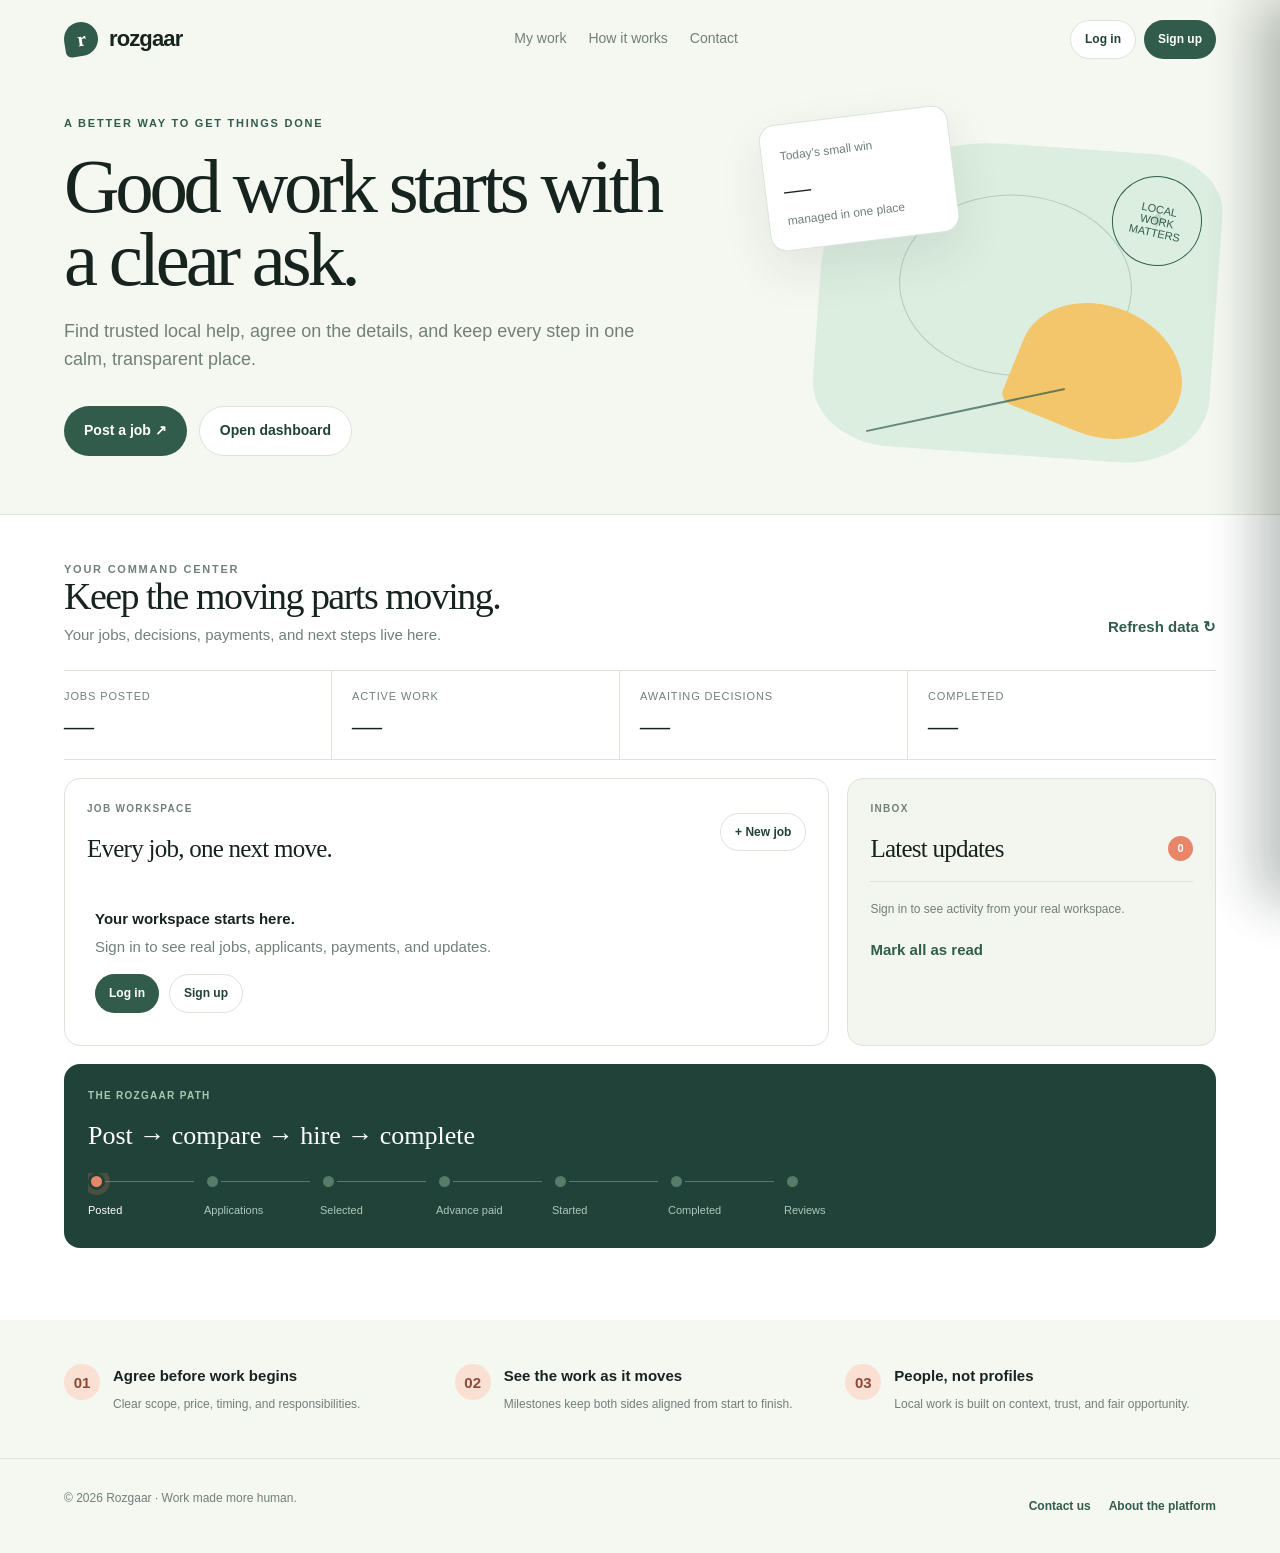
<file: consumer-web/index.html>
<!doctype html>
<html lang="en">
<head>
  <meta charset="utf-8">
  <meta name="viewport" content="width=device-width, initial-scale=1">
  <meta name="description" content="Rozgaar helps consumers find trusted local help and manage every step of the work.">
  <title>Rozgaar | Local work, made clear</title>
  <link rel="stylesheet" href="css/styles.css">
</head>
<body>
  <noscript>Rozgaar needs JavaScript enabled to load your workspace.</noscript>
  <script src="js/realtime.js"></script>
  <script src="js/app.js"></script>
</body>
</html>
</file>
<file: consumer-web/css/styles.css>
.upload-preview { display: grid; gap: 8px; margin: 12px 0 16px; padding: 10px; border: 1px solid var(--line); border-radius: var(--r-sm); background: #fff; font-size: 11px; color: var(--muted); } .upload-preview img { width: 100%; max-height: 180px; object-fit: contain; border-radius: 6px; background: #f5f5f2; }
.ac-wrap { position: relative; }
.ac-wrap textarea, .ac-ghost { font: inherit; line-height: inherit; white-space: pre-wrap; word-wrap: break-word; }
.ac-ghost { position: absolute; inset: 1px; padding: 13px 14px; color: var(--muted, #9a9a9a); pointer-events: none; overflow: hidden; }
.ac-ghost .typed { visibility: hidden; }
.ac-wrap textarea { position: relative; background: transparent; }
:root {
  --ink: #17231f;
  --muted: #718078;
  --paper: #f5f7f1;
  --surface: #ffffff;
  --line: #dce4da;
  --moss: #315c4c;
  --moss-dark: #214238;
  --mint: #dceee0;
  --coral: #e98569;
  --coral-soft: #fae0d3;
  --sun: #f3c66b;
  --shadow: 0 20px 50px rgba(28, 50, 41, .09);
  --radius-lg: 28px;
  --radius-md: 16px;
  --radius-sm: 10px;
  --font-display: Georgia, 'Times New Roman', serif;
  --font-body: 'Trebuchet MS', 'Segoe UI', sans-serif;
}

* { box-sizing: border-box; }
html { scroll-behavior: smooth; }
body {
  margin: 0;
  color: var(--ink);
  background: var(--paper);
  font-family: var(--font-body);
  font-size: 15px;
  line-height: 1.55;
}
button, input, select, textarea { font: inherit; }
button { cursor: pointer; }
button:focus-visible, input:focus-visible, select:focus-visible, textarea:focus-visible, a:focus-visible { outline: 3px solid var(--coral); outline-offset: 3px; }
a { color: inherit; text-decoration: none; }

.app-shell { min-height: 100vh; overflow: hidden; }
.topbar {
  display: flex; align-items: center; justify-content: space-between;
  max-width: 1440px; margin: 0 auto; padding: 20px 5vw 14px;
}
.brand { display: inline-flex; gap: 11px; align-items: center; font-weight: 800; letter-spacing: -.04em; font-size: 22px; }
.brand-mark { width: 34px; height: 34px; display: grid; place-items: center; background: var(--moss); color: white; border-radius: 50% 50% 50% 6px; transform: rotate(-9deg); font-family: var(--font-display); font-size: 20px; }
.topnav { display: flex; gap: 22px; align-items: center; color: var(--muted); font-size: 14px; }
.nav-link { appearance: none; border: 0; background: transparent; color: inherit; font: inherit; padding: 6px 0; font-weight: 700; }
.nav-link:hover { color: var(--ink); }
.user-chip { display: none; gap: 10px; align-items: center; font-size: 14px; font-weight: 700; }
.avatar { width: 34px; height: 34px; display: grid; place-items: center; border-radius: 50%; background: var(--coral-soft); color: #8d4a39; }

.hero {
  max-width: 1440px; margin: 0 auto; padding: 42px 5vw 58px;
  display: grid; grid-template-columns: minmax(0, 1.15fr) minmax(340px, .85fr); gap: 7vw; align-items: center;
}
.eyebrow { color: var(--moss); text-transform: uppercase; font-weight: 800; letter-spacing: .16em; font-size: 11px; margin: 0 0 18px; }
h1, h2, h3, p { margin-top: 0; }
h1 { font: 400 clamp(52px, 6vw, 86px)/.96 var(--font-display); letter-spacing: -.055em; max-width: 760px; margin-bottom: 21px; }
.hero-copy { font-size: 18px; color: var(--muted); max-width: 590px; margin-bottom: 32px; }
.hero-actions { display: flex; gap: 12px; flex-wrap: wrap; }
.button { border: 0; border-radius: 999px; padding: 13px 20px; font-weight: 800; transition: transform .2s ease, box-shadow .2s ease, background .2s ease; font-size: 14px; }
.button:hover { transform: translateY(-2px); box-shadow: 0 9px 20px rgba(33,66,56,.14); }
.button-primary { background: var(--moss); color: white; }
.button-secondary { background: var(--surface); color: var(--moss-dark); border: 1px solid var(--line); }
.button-coral { background: var(--coral); color: #fff; }
.button-small { padding: 9px 14px; font-size: 12px; }

.hero-art { position: relative; min-height: 340px; }
.art-card { position: absolute; inset: 30px 0 0 12%; background: var(--mint); border-radius: 44% 18% 22% 20%; transform: rotate(4deg); }
.art-card::before { content: ''; position: absolute; width: 58%; height: 58%; border: 1px solid rgba(49,92,76,.24); border-radius: 50%; left: 20%; top: 16%; }
.art-card::after { content: ''; position: absolute; width: 42%; height: 42%; background: var(--sun); border-radius: 50% 50% 50% 8%; right: 7%; bottom: 8%; transform: rotate(18deg); }
.art-note { position: absolute; top: 0; left: 0; background: var(--surface); border: 1px solid var(--line); box-shadow: var(--shadow); padding: 18px; width: 190px; border-radius: var(--radius-md); transform: rotate(-7deg); }
.art-note strong { display: block; font: 400 27px var(--font-display); margin: 9px 0 2px; }
.art-note span { color: var(--muted); font-size: 12px; }
.art-stamp { position: absolute; right: 3%; top: 18%; width: 90px; height: 90px; display: grid; place-items: center; border: 1px solid var(--moss); border-radius: 50%; color: var(--moss); font-size: 11px; line-height: 1.1; text-align: center; transform: rotate(12deg); }
.art-stamp::before { content: '✦'; position: absolute; font-size: 28px; opacity: .16; }
.art-line { position: absolute; left: 22%; bottom: 13%; width: 45%; height: 2px; background: var(--moss); transform: rotate(-12deg); opacity: .7; }

.workspace { background: var(--surface); border-top: 1px solid var(--line); }
.workspace-inner { max-width: 1440px; margin: 0 auto; padding: 46px 5vw 72px; }
.section-heading { display: flex; justify-content: space-between; align-items: end; gap: 20px; margin-bottom: 24px; }
h2 { font: 400 38px/.98 var(--font-display); letter-spacing: -.04em; margin-bottom: 8px; }
.section-heading p { color: var(--muted); margin: 0; }
.text-button { border: 0; background: none; color: var(--moss); font-weight: 800; padding: 8px 0; }
.text-button:hover { color: var(--coral); }

.dashboard-grid { display: grid; grid-template-columns: 1.35fr .65fr; gap: 18px; }
.panel { border: 1px solid var(--line); border-radius: var(--radius-md); background: var(--surface); padding: 22px; }
.panel-tinted { background: #f2f6ee; }
.panel-kicker { text-transform: uppercase; letter-spacing: .13em; font-size: 10px; color: var(--muted); font-weight: 800; margin-bottom: 18px; }
.job-list { display: grid; gap: 11px; }
.job-row { display: grid; grid-template-columns: 1fr auto; gap: 16px; align-items: center; padding: 16px; border: 1px solid var(--line); border-radius: var(--radius-md); transition: border-color .2s, transform .2s; }
.job-row:hover { border-color: var(--moss); transform: translateX(2px); }
.job-row h3 { font-size: 16px; margin-bottom: 4px; }
.job-meta { color: var(--muted); font-size: 12px; }
.job-status { display: inline-flex; margin-top: 9px; padding: 4px 9px; border-radius: 999px; background: var(--mint); color: var(--moss-dark); font-size: 10px; font-weight: 800; text-transform: uppercase; letter-spacing: .08em; }
.job-price { font-weight: 800; white-space: nowrap; }
.panel-head { display: flex; align-items: center; justify-content: space-between; gap: 18px; margin-bottom: 18px; }
.panel-head h3 { margin: 0; font: 400 25px var(--font-display); letter-spacing: -.03em; }
.overview-strip { display: grid; grid-template-columns: repeat(4, 1fr); border-top: 1px solid var(--line); border-bottom: 1px solid var(--line); margin-bottom: 18px; }
.overview-item { padding: 17px 20px 16px 0; margin-right: 20px; border-right: 1px solid var(--line); }
.overview-item:last-child { border-right: 0; }
.overview-item span { display: block; color: var(--muted); font-size: 11px; text-transform: uppercase; letter-spacing: .08em; }
.overview-item strong { display: block; margin-top: 4px; font: 400 30px var(--font-display); }
.overview-item.is-accent strong { color: var(--coral); }
.job-row-rich { padding: 17px 18px; }
.job-title-line { display: flex; align-items: center; gap: 10px; flex-wrap: wrap; }
.job-title-line h3 { margin: 0; }
.job-facts { display: flex; gap: 14px; flex-wrap: wrap; color: var(--muted); font-size: 11px; margin-top: 11px; }
.job-facts span { position: relative; }
.job-facts span + span::before { content: '·'; position: absolute; left: -9px; color: var(--line); }
.job-side { display: grid; justify-items: end; gap: 12px; }
.status-applications, .status-posted { background: #f4e9c6; color: #846421; }
.status-accepted, .status-advance_paid, .status-started { background: var(--mint); color: var(--moss-dark); }
.status-completion_pending { background: #e4e0f5; color: #5c4f83; }
.status-completed, .status-resolved { background: #d9e8e8; color: #2d6563; }
.status-disputed, .status-cancelled { background: var(--coral-soft); color: #974f3b; }
.unread-badge { min-width: 25px; height: 25px; padding: 0 7px; display: grid; place-items: center; border-radius: 999px; background: var(--coral); color: white; font-size: 11px; font-weight: 800; }
.activity { display: grid; gap: 3px; }
.activity-item { width: 100%; display: flex; gap: 10px; border: 0; border-bottom: 1px solid var(--line); background: transparent; padding: 11px 0; text-align: left; color: var(--ink); }
.activity-item:hover { color: var(--moss); }
.activity-item span { min-width: 0; display: block; }
.activity-item strong, .activity-item small, .activity-item em { display: block; }
.activity-item strong { font-size: 12px; }
.activity-item small { overflow: hidden; color: var(--muted); text-overflow: ellipsis; white-space: nowrap; font-size: 11px; margin-top: 2px; }
.activity-item em { color: var(--muted); font-size: 10px; font-style: normal; margin-top: 4px; }
.activity-item.is-unread strong { color: var(--moss); }
.muted-copy, .drawer-note { color: var(--muted); font-size: 12px; }
.loading-state { display: flex; gap: 10px; align-items: center; color: var(--muted); padding: 28px 8px; }
.spinner { width: 14px; height: 14px; border: 2px solid var(--line); border-top-color: var(--moss); border-radius: 50%; animation: spin .8s linear infinite; }
@keyframes spin { to { transform: rotate(360deg); } }
.drawer-section { border-top: 1px solid var(--line); padding: 22px 0; }
.section-label { display: flex; justify-content: space-between; color: var(--muted); font-size: 10px; font-weight: 800; letter-spacing: .13em; text-transform: uppercase; margin-bottom: 14px; }
.mini-lifecycle { display: flex; align-items: center; gap: 0; overflow-x: auto; padding-bottom: 4px; }
.mini-lifecycle span { position: relative; padding-right: 25px; color: var(--muted); font-size: 11px; white-space: nowrap; }
.mini-lifecycle span:not(:last-child)::after { content: '→'; position: absolute; right: 8px; color: var(--line); }
.mini-lifecycle .done { color: var(--moss); font-weight: 800; }
.applicant-table { display: grid; gap: 9px; }
.applicant-row { display: grid; grid-template-columns: 1fr auto; gap: 12px; align-items: center; border: 1px solid var(--line); padding: 13px; border-radius: var(--radius-md); background: white; }
.applicant-identity { display: flex; gap: 10px; min-width: 0; align-items: flex-start; }
.applicant-avatar { width: 33px; height: 33px; flex: 0 0 auto; display: grid; place-items: center; border-radius: 50%; background: var(--mint); color: var(--moss-dark); font-weight: 800; }
.applicant-identity strong, .applicant-identity small { display: block; }
.applicant-identity strong { font-size: 13px; }
.applicant-identity small, .applicant-offer small { color: var(--muted); font-size: 10px; }
.skill-line { display: flex; gap: 5px; flex-wrap: wrap; margin-top: 7px; }
.skill-line span { padding: 3px 6px; border-radius: 4px; background: var(--paper); color: var(--muted); font-size: 10px; }
.applicant-offer { display: grid; justify-items: end; gap: 3px; }
.applicant-offer > strong { font: 400 19px var(--font-display); }
.applicant-actions { display: flex; gap: 5px; margin-top: 7px; }
.quiet-box { padding: 16px; border: 1px dashed var(--line); color: var(--muted); font-size: 12px; }
.quiet-box strong { display: block; color: var(--ink); margin-bottom: 3px; }
.payment-ladder { display: grid; grid-template-columns: repeat(3, 1fr); gap: 7px; margin-bottom: 16px; }
.payment-ladder div { padding: 12px 10px; background: white; border: 1px solid var(--line); border-radius: var(--radius-sm); }
.payment-ladder span, .payment-ladder strong { display: block; }
.payment-ladder span { color: var(--muted); font-size: 10px; }
.payment-ladder strong { margin-top: 5px; font-size: 13px; }
.completion-checks { display: grid; gap: 9px; margin-bottom: 16px; color: var(--muted); font-size: 13px; }
.completion-checks .done { color: var(--moss); font-weight: 800; }
.review-quote { padding: 12px 0; border-bottom: 1px solid var(--line); }
.review-quote span { color: #bc7a2d; letter-spacing: .12em; }
.review-quote p { margin: 5px 0 0; color: var(--muted); font-size: 12px; }
.context-note { margin-top: 12px; padding: 10px 12px; border-left: 3px solid var(--sun); background: #fff8e8; color: #786333; font-size: 11px; }
.empty-state { padding: 26px 8px 10px; color: var(--muted); }
.empty-state strong { color: var(--ink); display: block; margin-bottom: 5px; }

.metric-list { display: grid; gap: 0; }
.metric { display: flex; justify-content: space-between; gap: 20px; align-items: baseline; padding: 17px 0; border-bottom: 1px solid var(--line); }
.metric:last-child { border-bottom: 0; }
.metric span { color: var(--muted); font-size: 13px; }
.metric strong { font: 400 29px var(--font-display); }
.activity { margin-top: 18px; padding-top: 18px; border-top: 1px solid var(--line); }
.activity-item { display: flex; gap: 12px; padding: 9px 0; font-size: 13px; }
.activity-dot { flex: 0 0 auto; width: 8px; height: 8px; margin-top: 7px; border-radius: 50%; background: var(--coral); }
.activity small { display: block; color: var(--muted); margin-top: 3px; }

.timeline-panel { margin-top: 18px; background: var(--moss-dark); color: white; border-radius: var(--radius-md); padding: 24px; overflow: hidden; }
.timeline-panel .panel-kicker { color: #a9c7b4; }
.timeline { display: flex; align-items: flex-start; gap: 0; overflow-x: auto; padding-bottom: 5px; }
.timeline-step { min-width: 116px; position: relative; color: #afc8ba; font-size: 11px; }
.timeline-step:not(:last-child)::after { content: ''; position: absolute; height: 1px; background: #557c68; top: 8px; left: 17px; right: 10px; }
.timeline-step.is-active { color: white; }
.timeline-step.is-active .timeline-dot { background: var(--coral); box-shadow: 0 0 0 5px rgba(233,133,105,.2); }
.timeline-dot { position: relative; z-index: 1; width: 17px; height: 17px; border: 3px solid var(--moss-dark); background: #557c68; border-radius: 50%; margin-bottom: 12px; }
.timeline-label { max-width: 86px; }

.trust-strip { display: grid; grid-template-columns: repeat(3, 1fr); gap: 20px; padding: 44px 5vw; max-width: 1440px; margin: 0 auto; }
.trust-item { display: flex; gap: 13px; align-items: flex-start; }
.trust-icon { width: 36px; height: 36px; border-radius: 50%; background: var(--coral-soft); display: grid; place-items: center; color: #8d4a39; font-weight: 800; }
.trust-item strong { display: block; margin-bottom: 3px; }
.trust-item span { color: var(--muted); font-size: 12px; }

.footer { padding: 30px 5vw; border-top: 1px solid var(--line); color: var(--muted); font-size: 12px; display: flex; justify-content: space-between; gap: 20px; }
.footer-links { display: flex; gap: 18px; }

.drawer-backdrop { position: fixed; inset: 0; background: rgba(23,35,31,.35); z-index: 10; opacity: 0; pointer-events: none; transition: opacity .25s; }
.drawer-backdrop.is-open { opacity: 1; pointer-events: auto; }
.drawer { position: fixed; z-index: 11; right: 0; top: 0; bottom: 0; width: min(590px, 100%); background: var(--paper); padding: 28px clamp(22px, 4vw, 46px); overflow-y: auto; transform: translateX(100%); transition: transform .3s ease; box-shadow: -20px 0 50px rgba(23,35,31,.14); }
.drawer.is-open { transform: translateX(0); }
.drawer-close { border: 0; background: none; float: right; font-size: 26px; color: var(--muted); }
.drawer-header { padding: 16px 0 28px; clear: both; }
.drawer-header h2 { max-width: 380px; }
.stepper { display: flex; gap: 7px; margin: 0 0 28px; }
.step-bar { height: 5px; flex: 1; border-radius: 99px; background: var(--line); }
.step-bar.active { background: var(--moss); }
.form-step { display: none; animation: rise .25s ease; }
.form-step.active { display: block; }
@keyframes rise { from { opacity: 0; transform: translateY(6px); } to { opacity: 1; transform: translateY(0); } }
.form-step h3 { font: 400 28px var(--font-display); margin-bottom: 9px; }
.form-step > p { color: var(--muted); margin-bottom: 22px; }
.field { margin-bottom: 16px; }
.field label { display: block; font-size: 12px; font-weight: 800; margin-bottom: 7px; }
.field input, .field select, .field textarea { width: 100%; border: 1px solid var(--line); border-radius: var(--radius-sm); background: white; padding: 13px 14px; color: var(--ink); }
.field textarea { min-height: 120px; resize: vertical; }
.field input:focus, .field select:focus, .field textarea:focus { border-color: var(--moss); outline: none; box-shadow: 0 0 0 3px rgba(49,92,76,.12); }
.choice-grid { display: grid; grid-template-columns: repeat(3, 1fr); gap: 9px; }
.choice { border: 1px solid var(--line); border-radius: var(--radius-md); background: white; padding: 14px 10px; text-align: left; }
.choice:hover, .choice.selected { border-color: var(--moss); background: var(--mint); }
.choice strong { display: block; font-size: 13px; }
.choice span { display: block; font-size: 11px; color: var(--muted); margin-top: 4px; }
.form-actions { display: flex; justify-content: space-between; align-items: center; margin-top: 28px; }
.form-error { color: #ae4e38; font-size: 12px; min-height: 19px; }
.review-box { background: white; border: 1px solid var(--line); border-radius: var(--radius-md); padding: 16px; }
.review-line { display: flex; justify-content: space-between; gap: 14px; padding: 8px 0; border-bottom: 1px solid var(--line); font-size: 13px; }
.review-line:last-child { border-bottom: 0; }
.review-line span { color: var(--muted); }
.toast { position: fixed; right: 22px; bottom: 22px; z-index: 20; background: var(--moss-dark); color: white; padding: 14px 18px; border-radius: var(--radius-sm); box-shadow: var(--shadow); transform: translateY(20px); opacity: 0; pointer-events: none; transition: .25s; max-width: 340px; font-size: 13px; }
.toast.show { transform: translateY(0); opacity: 1; }

.auth-state { display: flex; gap: 10px; align-items: center; }
.nav-toggle { display: none; flex-direction: column; justify-content: center; gap: 5px; width: 40px; height: 40px; padding: 9px; border: 1px solid var(--line); border-radius: 10px; background: var(--surface); flex-shrink: 0; }
.nav-toggle-bar { display: block; width: 100%; height: 2px; background: var(--ink); border-radius: 2px; transition: transform .2s ease, opacity .2s ease; }
.nav-toggle.is-active .nav-toggle-bar:nth-child(1) { transform: translateY(7px) rotate(45deg); }
.nav-toggle.is-active .nav-toggle-bar:nth-child(2) { opacity: 0; }
.nav-toggle.is-active .nav-toggle-bar:nth-child(3) { transform: translateY(-7px) rotate(-45deg); }

.mobile-nav-backdrop { position: fixed; inset: 0; background: rgba(23,35,31,.35); opacity: 0; pointer-events: none; transition: opacity .2s ease; z-index: 40; }
.mobile-nav-backdrop.is-open { opacity: 1; pointer-events: auto; }

.mobile-nav { position: fixed; top: 0; right: 0; height: 100vh; width: min(78vw, 320px); background: var(--surface); box-shadow: -20px 0 50px rgba(28,50,41,.18); z-index: 41; display: flex; flex-direction: column; gap: 2px; padding: 88px 28px 28px; transform: translateX(100%); transition: transform .25s ease; }
.mobile-nav.is-open { transform: translateX(0); }
.mobile-nav a { padding: 14px 2px; font-size: 17px; font-weight: 700; color: var(--ink); border-bottom: 1px solid var(--line); }
body.nav-open { overflow: hidden; }

.auth-card { max-width: 400px; margin: 40px auto; padding: 28px; border: 1px solid var(--line); border-radius: var(--radius-lg); background: var(--surface); box-shadow: var(--shadow); }
.auth-card h2 { margin-bottom: 6px; }
.auth-card p { color: var(--muted); }

.button:active { transform: translateY(0) scale(.98); box-shadow: none; }
.button[disabled] { cursor: wait; opacity: .58; transform: none; box-shadow: none; }
.text-button:focus-visible { border-radius: 6px; }
.drawer .drawer-header p:last-child { max-width: 42ch; }
.drawer-loading { display: flex; align-items: center; gap: 10px; color: var(--muted); padding: 22px 0; }

@media (max-width: 850px) {
  .topnav { display: none; }
  .nav-toggle { display: flex; }
  .hero { grid-template-columns: 1fr; padding-top: 28px; }
  .hero-art { min-height: 290px; max-width: 540px; width: 100%; margin: 0 auto; }
  .dashboard-grid { grid-template-columns: 1fr; }
  .trust-strip { grid-template-columns: 1fr; gap: 18px; }
}
@media (max-width: 560px) {
  h1 { font-size: 51px; }
  .hero-copy { font-size: 16px; }
  .hero-art { min-height: 220px; }
  .art-note { transform: scale(.82) rotate(-7deg); transform-origin: top left; }
  .art-stamp { transform: scale(.75) rotate(12deg); transform-origin: top right; }
  .workspace-inner { padding-top: 38px; }
  .section-heading { align-items: start; flex-direction: column; }
  .panel { padding: 18px; }
  .job-row { grid-template-columns: 1fr; }
  .job-side { justify-items: start; grid-template-columns: 1fr auto; align-items: center; width: 100%; }
  .overview-strip { grid-template-columns: repeat(2, 1fr); }
  .overview-item { margin-right: 0; padding-right: 10px; }
  .overview-item:nth-child(2) { border-right: 0; }
  .overview-item:nth-child(-n+2) { border-bottom: 1px solid var(--line); }
  .payment-ladder { grid-template-columns: 1fr; }
  .applicant-row { grid-template-columns: 1fr; }
  .applicant-offer { justify-items: start; }
  .choice-grid { grid-template-columns: 1fr; }
  .footer { flex-direction: column; }
}
</file>
